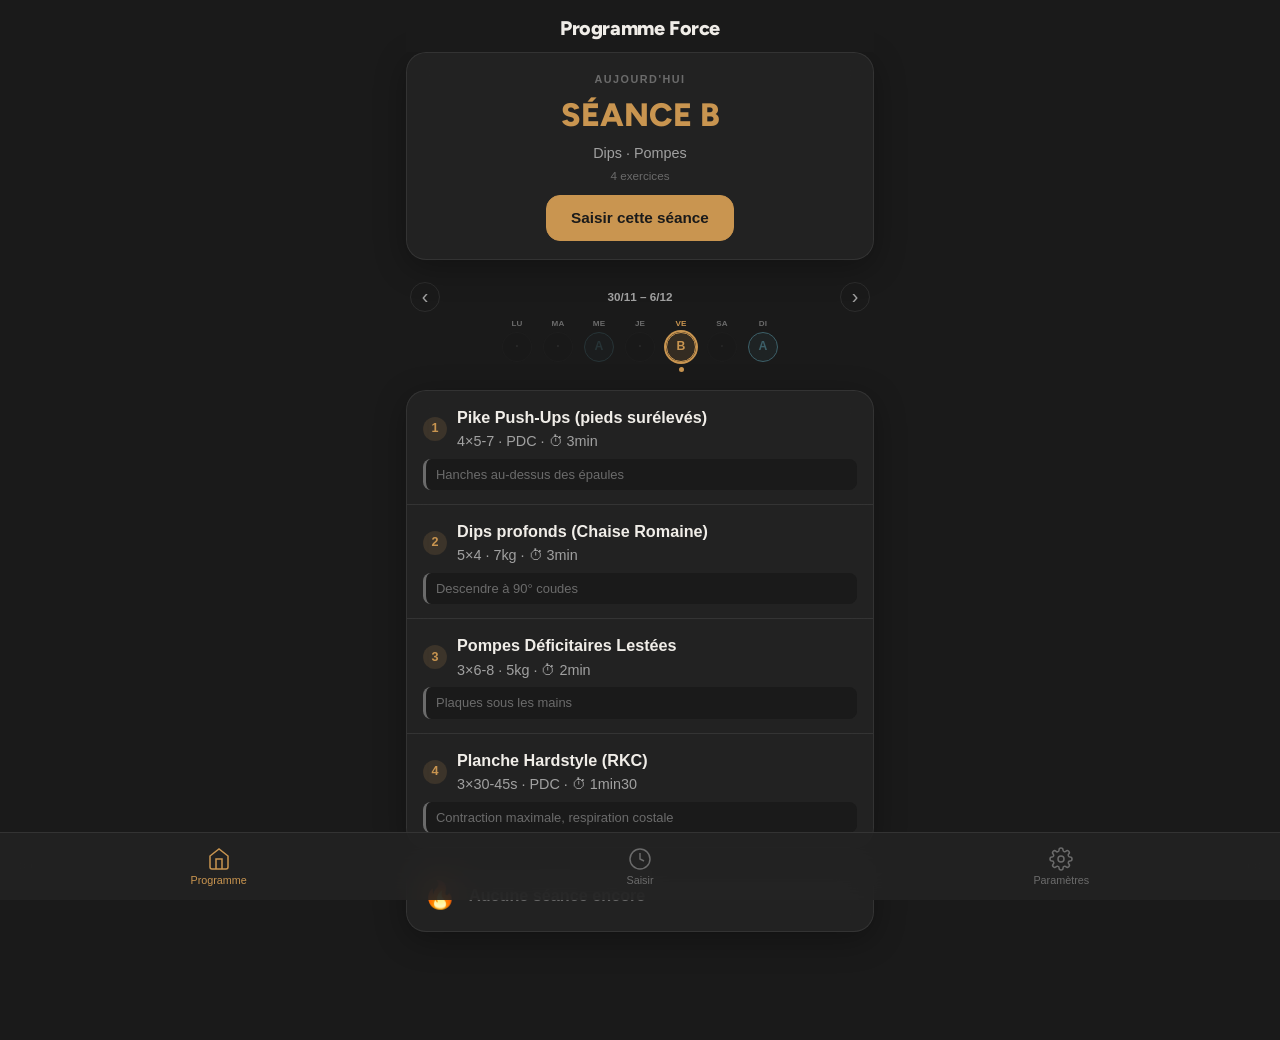
<file: index.html>
<!DOCTYPE html>
<html lang="fr">
<head>
<meta charset="UTF-8">
<meta name="viewport" content="width=device-width, initial-scale=1.0, maximum-scale=1.0, user-scalable=no">
<title>Force</title>
<link rel="preconnect" href="https://fonts.googleapis.com">
<link rel="preconnect" href="https://fonts.gstatic.com" crossorigin>
<link href="https://fonts.googleapis.com/css2?family=Figtree:wght@600;700;800&display=swap" rel="stylesheet">
<link rel="stylesheet" href="css/style.css">
<link rel="manifest" href="manifest.json">
<meta name="theme-color" content="#1a1a1a">
<meta name="apple-mobile-web-app-capable" content="yes">
<meta name="apple-mobile-web-app-status-bar-style" content="black-translucent">
</head>
<body>

<div class="toast" id="toast"></div>

<div class="app">
  <!-- TAB 1: PROGRAMME -->
  <div class="tc act" id="tProgram">
    <div class="hdr"><h1>Programme Force</h1></div>
    <div id="nextSession" class="card" style="padding:18px 20px;text-align:center;margin-bottom:14px"></div>
    <div id="calendar"></div>
    <div id="programExercises"></div>
    <div id="streakDisplay" style="margin-top:10px"></div>
  </div>

  <!-- TAB 2: SAISIR -->
  <div class="tc" id="tLog">
    <div id="logContent"></div>
  </div>

  <!-- TAB 3: PARAMÈTRES -->
  <div class="tc" id="tSettings">
    <div class="hdr"><h1>Paramètres</h1></div>
    <div id="settingsStreak"></div>
    <div class="card" style="padding:16px;margin-bottom:12px">
      <h3 style="font-family:var(--ff-h);font-weight:700;font-size:.95rem;margin-bottom:12px">Données</h3>
      <div style="display:flex;flex-direction:column;gap:8px">
        <button class="btn" id="expCodeBtn">Exporter par code</button>
        <button class="btn" id="impCodeBtn">Importer un code</button>
      </div>
    </div>
    <div class="card" style="padding:16px">
      <p style="font-size:.72rem;color:var(--text3);margin-bottom:8px">Version 3.0</p>
      <button class="btn btn-d" id="rstBtn">Tout effacer</button>
    </div>
  </div>

  <!-- BOTTOM NAV -->
  <nav class="nav">
    <button class="nav-btn act" data-t="program">
      <svg viewBox="0 0 24 24"><path d="M3 9l9-7 9 7v11a2 2 0 0 1-2 2H5a2 2 0 0 1-2-2z"/><polyline points="9 22 9 12 15 12 15 22"/></svg>
      Programme
    </button>
    <button class="nav-btn" data-t="log">
      <svg viewBox="0 0 24 24"><circle cx="12" cy="12" r="10"/><path d="M12 6v6l4 2"/></svg>
      Saisir
    </button>
    <button class="nav-btn" data-t="settings">
      <svg viewBox="0 0 24 24"><circle cx="12" cy="12" r="3"/><path d="M19.4 15a1.65 1.65 0 0 0 .33 1.82l.06.06a2 2 0 0 1-2.83 2.83l-.06-.06a1.65 1.65 0 0 0-1.82-.33 1.65 1.65 0 0 0-1 1.51V21a2 2 0 0 1-4 0v-.09A1.65 1.65 0 0 0 9 19.4a1.65 1.65 0 0 0-1.82.33l-.06.06a2 2 0 0 1-2.83-2.83l.06-.06A1.65 1.65 0 0 0 4.68 15a1.65 1.65 0 0 0-1.51-1H3a2 2 0 0 1 0-4h.09A1.65 1.65 0 0 0 4.6 9a1.65 1.65 0 0 0-.33-1.82l-.06-.06a2 2 0 0 1 2.83-2.83l.06.06A1.65 1.65 0 0 0 9 4.68a1.65 1.65 0 0 0 1-1.51V3a2 2 0 0 1 4 0v.09a1.65 1.65 0 0 0 1 1.51 1.65 1.65 0 0 0 1.82-.33l.06-.06a2 2 0 0 1 2.83 2.83l-.06.06A1.65 1.65 0 0 0 19.4 9a1.65 1.65 0 0 0 1.51 1H21a2 2 0 0 1 0 4h-.09a1.65 1.65 0 0 0-1.51 1z"/></svg>
      Paramètres
    </button>
  </nav>
</div>

<div class="modal" id="modal"><div class="modal-bg" id="modalBg"></div><div class="modal-c" id="modalContent"></div></div>

<script src="js/data.js"></script>
<script src="js/log.js"></script>
<script src="js/app.js"></script>
</body>
</html>
</file>
<file: css/style.css>
*,*::before,*::after{box-sizing:border-box;margin:0;padding:0}

:root{
  --bg:#1a1a1a;
  --surface:rgba(255,255,255,0.04);
  --surface-solid:#242424;
  --border:rgba(255,255,255,0.08);
  --text:#f0ede8;
  --text2:#a1a1a1;
  --text3:#6b6b6b;
  --a:#5a9aaa;
  --a-bg:rgba(90,154,170,0.15);
  --b:#c99550;
  --b-bg:rgba(201,149,80,0.15);
  --accent:#d4a373;
  --accent-bg:rgba(212,163,115,0.15);
  --success:#6b9e7a;
  --danger:#e07a5f;
  --r1:#7aab7a;
  --r2:#8fb87a;
  --r3:#c9b05a;
  --r4:#c99550;
  --r5:#c97a5a;
  --rad:20px;
  --rad-s:14px;
  --rad-xs:12px;
  --ff:-apple-system,BlinkMacSystemFont,'Segoe UI',Roboto,sans-serif;
  --ff-h:'Figtree',sans-serif;
  --ff-m:ui-monospace,'SF Mono',Monaco,monospace;
  --nav-h:68px;
  --safe-b:env(safe-area-inset-bottom,0px);
  --shad:0 8px 32px rgba(0,0,0,0.3);
}

input[type=number]::-webkit-outer-spin-button,
input[type=number]::-webkit-inner-spin-button{-webkit-appearance:none;margin:0}
input[type=number]{-moz-appearance:textfield}

html{font-size:17px;-webkit-tap-highlight-color:transparent}
body{
  font-family:var(--ff);
  background:var(--bg);
  color:var(--text);
  min-height:100dvh;
  line-height:1.5;
  -webkit-font-smoothing:antialiased;
  overflow-x:hidden;
  padding-bottom:calc(var(--nav-h) + 24px + var(--safe-b));
  font-weight:400;
}

/* HEADER */
.hdr{position:sticky;top:0;z-index:50;background:var(--bg);padding:14px 0 8px;text-align:center}
.hdr h1{font-family:var(--ff-h);font-weight:800;font-size:1.1rem;color:var(--text);letter-spacing:-.02em}

/* CARDS */
.card{
  background:var(--surface);
  backdrop-filter:blur(12px);
  -webkit-backdrop-filter:blur(12px);
  border-radius:var(--rad);
  border:1px solid var(--border);
  box-shadow:var(--shad);
  overflow:hidden;
  animation:cardFadeIn .4s ease both;
}
.card:nth-child(2){animation-delay:80ms}
.card:nth-child(3){animation-delay:160ms}
.card:nth-child(4){animation-delay:240ms}

@keyframes cardFadeIn{
  from{opacity:0;transform:translateY(12px)}
  to{opacity:1;transform:translateY(0)}
}

/* TOAST */
.toast{
  position:fixed;
  top:16px;
  left:50%;
  transform:translateX(-50%) translateY(-80px);
  padding:12px 24px;
  border-radius:12px;
  font-weight:600;
  font-size:.85rem;
  color:#fff;
  background:var(--surface-solid);
  border:1px solid var(--border);
  box-shadow:0 4px 24px rgba(0,0,0,.4);
  z-index:200;
  opacity:0;
  transition:all .3s ease;
  pointer-events:none;
  white-space:nowrap;
  max-width:90vw;
}
.toast.show{opacity:1;transform:translateX(-50%) translateY(0)}
.toast.ok{background:var(--success);border-color:var(--success)}
.toast.ko{background:var(--danger);border-color:var(--danger)}

/* NAV */
.nav{
  position:fixed;
  bottom:0;left:0;right:0;
  z-index:100;
  background:rgba(36,36,36,0.85);
  backdrop-filter:blur(16px);
  -webkit-backdrop-filter:blur(16px);
  border-top:1px solid var(--border);
  display:flex;
  padding:8px 8px calc(8px + var(--safe-b));
}
.nav-btn{
  flex:1;
  display:flex;
  flex-direction:column;
  align-items:center;
  gap:3px;
  padding:6px 4px;
  border:none;
  background:transparent;
  color:var(--text3);
  font-size:.6rem;
  font-weight:500;
  cursor:pointer;
  transition:all .2s;
  border-radius:10px;
}
.nav-btn:active{background:rgba(255,255,255,0.04)}
.nav-btn svg{width:24px;height:24px;stroke:currentColor;stroke-width:1.5;fill:none;transition:stroke .2s}
.nav-btn.act{color:var(--accent)}
.nav-btn.act svg{stroke:var(--accent)}

/* TABS */
.tc{display:none;padding:0 16px 16px}
.tc.act{display:block}
.tc.slide-in{animation:slideIn .3s ease}
@keyframes slideIn{from{opacity:0;transform:translateX(30px)}to{opacity:1;transform:translateX(0)}}

/* CALENDAR */
.cal-nav{display:flex;align-items:center;justify-content:space-between;padding:8px 4px 2px}
.cal-btn{width:30px;height:30px;border-radius:50%;border:1px solid var(--border);background:transparent;color:var(--text2);font-size:1.1rem;cursor:pointer;display:flex;align-items:center;justify-content:center;transition:all .15s;line-height:1}
.cal-btn:active{background:rgba(255,255,255,0.06);transform:scale(.92)}
.cal-label{font-size:.65rem;color:var(--text2);font-weight:600}
.cal{display:flex;gap:3px;justify-content:center;padding:4px 0 8px;overflow-x:auto}
.cal-day{display:flex;flex-direction:column;align-items:center;gap:2px;min-width:38px}
.cal-dn{font-size:.45rem;color:var(--text3);text-transform:uppercase;letter-spacing:.02em;font-weight:600}
.cal-badge{width:30px;height:30px;border-radius:50%;display:flex;align-items:center;justify-content:center;font-weight:700;font-size:.68rem;background:var(--bg);color:var(--text3);border:1.5px solid var(--border);transition:all .2s}
.cal-badge.a{background:var(--a-bg);color:var(--a);border-color:var(--a)}
.cal-badge.b{background:var(--b-bg);color:var(--b);border-color:var(--b)}
.cal-badge.today{box-shadow:0 0 0 2px var(--accent);background:var(--accent-bg)!important}
.cal-day.today .cal-dn{color:var(--accent);font-weight:700}
.cal-day.today::after{content:'';display:block;width:5px;height:5px;border-radius:50%;background:var(--accent);margin-top:3px}
.cal-badge.upcoming{opacity:.55}
.cal-badge.off{opacity:.15}
.cal-badge.past{opacity:.2}

/* BUTTONS */
.btn{
  display:inline-flex;
  align-items:center;
  justify-content:center;
  gap:6px;
  padding:12px 24px;
  border:1px solid var(--border);
  border-radius:14px;
  background:transparent;
  color:var(--text2);
  font-weight:600;
  font-size:.85rem;
  cursor:pointer;
  transition:all .15s;
  white-space:nowrap;
  line-height:1.3;
  font-family:var(--ff);
}
.btn:active{transform:scale(.97);opacity:.8}
.btn-p{background:var(--accent);color:#1a1a1a;border-color:var(--accent);font-weight:700}
.btn-p:active{filter:brightness(1.15);transform:scale(.97);opacity:.85}
.btn-d{color:var(--danger);border-color:rgba(224,122,95,0.3)}
.btn-d:active{background:rgba(224,122,95,0.08);border-color:var(--danger)}

/* INPUTS */
.input{
  width:100%;
  padding:12px;
  border:1px solid var(--border);
  border-radius:var(--rad-xs);
  background:rgba(255,255,255,0.06);
  color:var(--text);
  font-family:var(--ff);
  font-size:.9rem;
  outline:none;
  transition:border .2s;
}
.input:focus{border-color:var(--text3)}
.input::placeholder{color:var(--text3);opacity:.5}

/* SET INPUTS */
input.set-input{
  width:46px;height:46px;
  border:2px solid var(--border);
  border-radius:var(--rad-xs);
  background:rgba(255,255,255,0.06);
  color:var(--text);
  font-family:var(--ff);
  font-size:.95rem;
  font-weight:700;
  text-align:center;
  outline:none;
  -webkit-appearance:none;
  -moz-appearance:textfield;
  transition:border .15s,background .15s;
}
input.set-input:focus{border-color:var(--text3)}
input.set-input::-webkit-outer-spin-button,
input.set-input::-webkit-inner-spin-button{-webkit-appearance:none;margin:0}

/* RPE BUTTONS */
.rpe-btn{
  width:40px;height:40px;
  border-radius:50%;
  border:2px solid var(--border);
  background:transparent;
  color:var(--text3);
  font-weight:700;
  font-size:.85rem;
  cursor:pointer;
  transition:all .15s cubic-bezier(0.34,1.56,0.64,1);
  display:flex;align-items:center;justify-content:center;
}
.rpe-btn:active{transform:scale(.9)}
.rpe-btn.sel{color:#fff;border-color:transparent}

/* MODAL */
.modal{
  position:fixed;inset:0;z-index:300;
  display:flex;align-items:center;justify-content:center;
  opacity:0;pointer-events:none;
  transition:opacity .25s ease;
  padding:24px;
}
.modal.show{opacity:1;pointer-events:auto}
.modal-bg{
  position:absolute;inset:0;
  background:rgba(0,0,0,.65);
  backdrop-filter:blur(4px);
  -webkit-backdrop-filter:blur(4px);
}
.modal-c{
  position:relative;
  background:var(--surface-solid);
  border-radius:var(--rad);
  border:1px solid var(--border);
  box-shadow:var(--shad);
  padding:28px;
  width:100%;max-width:380px;
  z-index:1;
  max-height:90vh;overflow-y:auto;
  transform:scale(.9);transition:transform .25s ease;
}
.modal.show .modal-c{transform:scale(1)}
.modal-c h3{font-family:var(--ff-h);font-weight:700;font-size:1.1rem;margin-bottom:4px}
.modal-c p{font-size:.82rem;color:var(--text2);margin-bottom:16px}
.modal-acts{display:flex;gap:10px;margin-top:16px}
.modal-acts .btn{flex:1}
.modal-c textarea{width:100%;padding:12px;border:1px solid var(--border);border-radius:12px;background:var(--bg);color:var(--text);font-family:var(--ff);font-size:.85rem;resize:vertical;outline:none;min-height:80px}

/* STREAK CARD */
.streak-card{display:flex;align-items:center;gap:12px;padding:16px}
.streak-icon{font-size:1.5rem}
.streak-text{font-weight:600;font-size:.9rem}

/* BADGE A/B */
.bdg{font-size:.6rem;font-weight:700;padding:3px 10px;border-radius:999px;text-transform:uppercase;letter-spacing:.06em}
.ba{background:var(--a-bg);color:var(--a)}
.bb{background:var(--b-bg);color:var(--b)}

/* EMPTY */
.empty{text-align:center;padding:32px 14px;color:var(--text3);font-size:.9rem}

/* SCROLLBAR */
::-webkit-scrollbar{width:5px;height:5px}
::-webkit-scrollbar-track{background:transparent}
::-webkit-scrollbar-thumb{background:rgba(255,255,255,.06);border-radius:999px}

/* RESPONSIVE */
@media(max-width:399px){
  input.set-input{width:40px;height:40px}
}
@media(min-width:600px){
  input.set-input{width:54px;height:50px}
  html{font-size:18px}
}
@media(min-width:820px){
  .app{max-width:500px;margin:0 auto}
}
</file>
